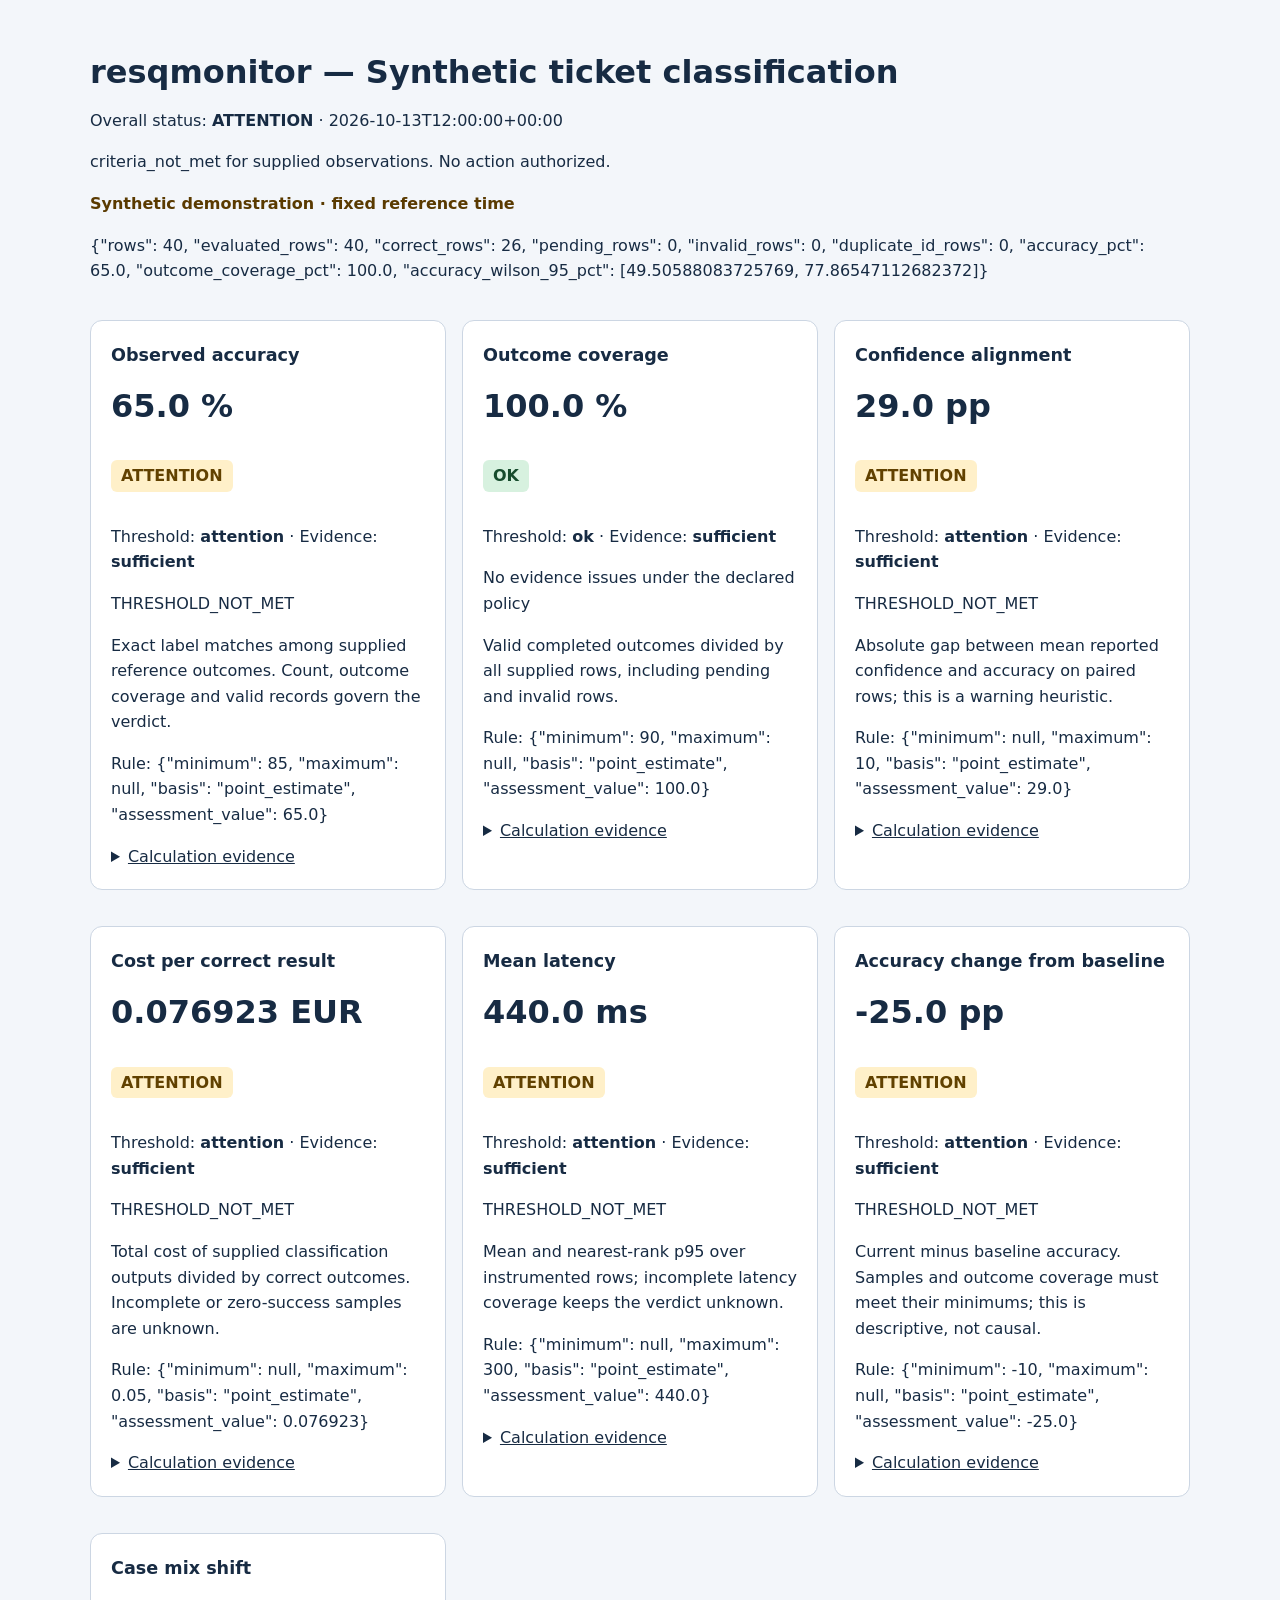
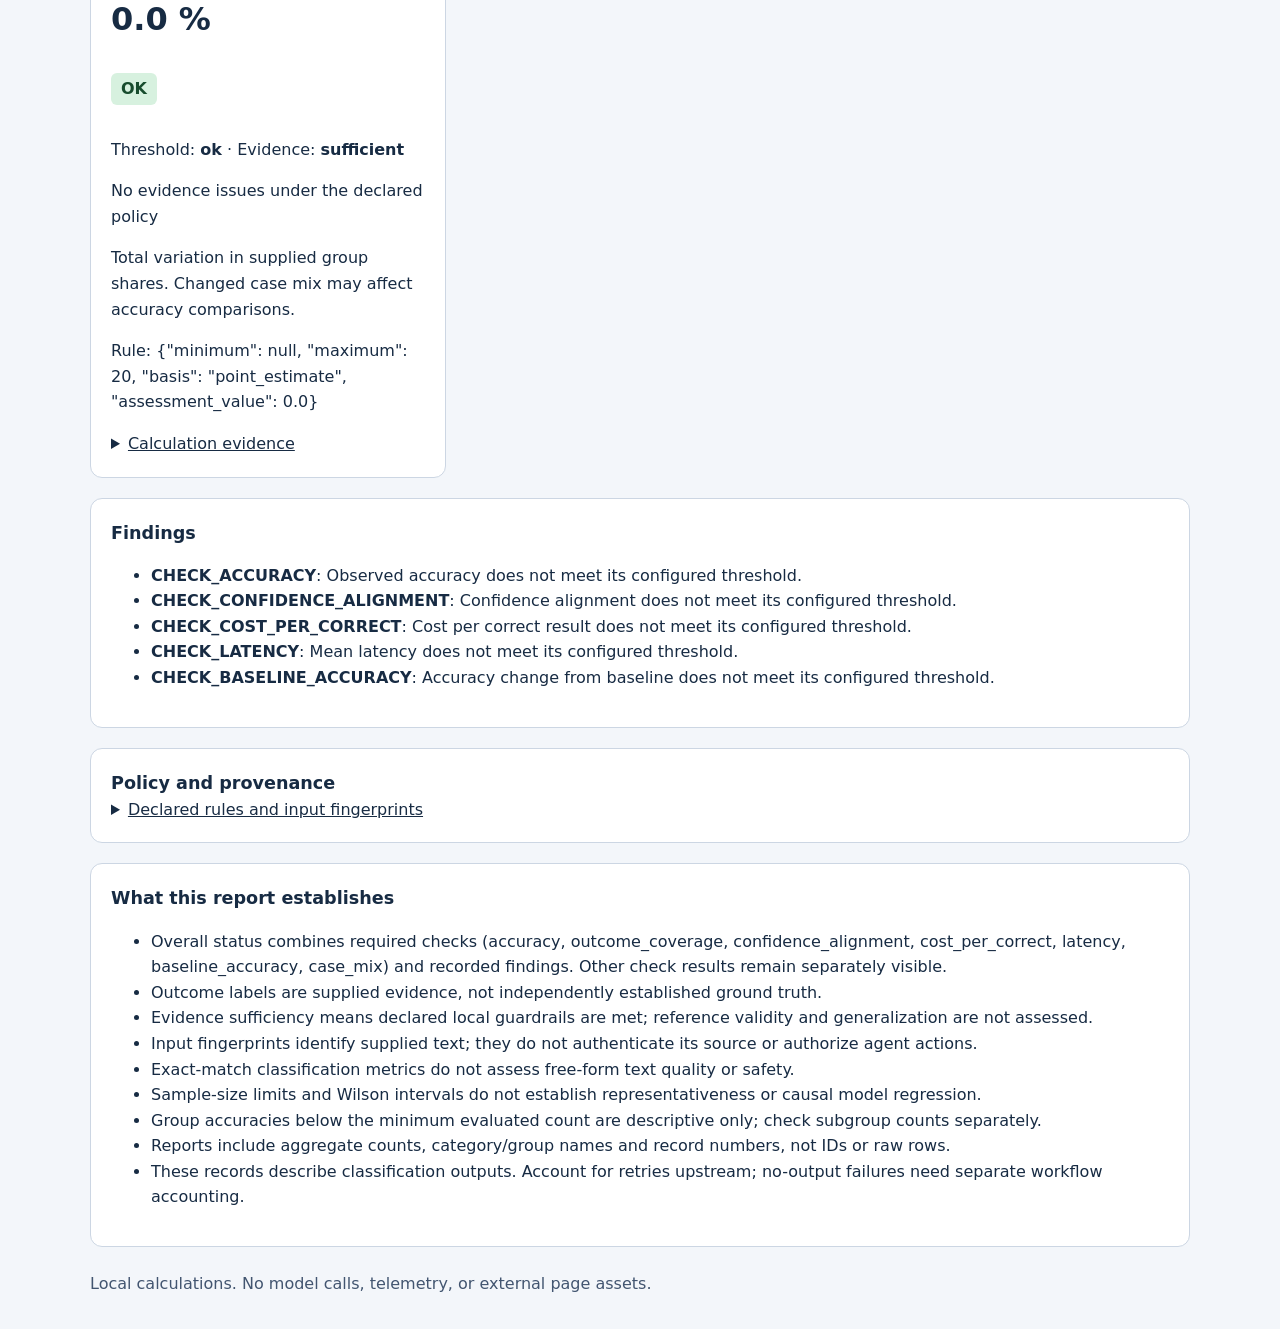
<file: examples/degraded.html>
<!doctype html>
<html lang="en"><head><meta charset="utf-8"><meta name="viewport" content="width=device-width, initial-scale=1">
<title>resqmonitor — Synthetic ticket classification</title><style>
body{font:16px/1.6 system-ui,sans-serif;color:#172b43;background:#f3f6fa;margin:0}
main{max-width:1100px;margin:auto;padding:32px 20px}h1{line-height:1.2;margin-bottom:8px}
h2{font-size:1.1rem;margin:0}.grid{display:grid;grid-template-columns:repeat(auto-fit,minmax(270px,1fr));gap:16px}
article,section{background:white;border:1px solid #ccd6e3;border-radius:12px;padding:20px;margin-top:20px}
.value{font-size:2rem;font-weight:700;margin:12px 0}.badge{display:inline-block;padding:3px 10px;border-radius:6px;font-weight:700}
.ok{background:#d7f1df;color:#174c2d}.attention{background:#fff0c9;color:#614100}.unknown{background:#e7edf5;color:#35455e}
.demo{font-weight:600;color:#5a3a00}pre{white-space:pre-wrap;overflow-wrap:anywhere;font-size:.85rem}
summary{cursor:pointer;text-decoration:underline}footer{margin-top:24px;color:#425570}@media print{body{background:white}article{break-inside:avoid}}
</style></head><body><main><header><h1>resqmonitor — Synthetic ticket classification</h1>
<p>Overall status: <strong>ATTENTION</strong> · 2026-10-13T12:00:00+00:00</p>
<p>criteria_not_met for supplied observations. No action authorized.</p>
<p class="demo">Synthetic demonstration · fixed reference time</p><p>{&quot;rows&quot;: 40, &quot;evaluated_rows&quot;: 40, &quot;correct_rows&quot;: 26, &quot;pending_rows&quot;: 0, &quot;invalid_rows&quot;: 0, &quot;duplicate_id_rows&quot;: 0, &quot;accuracy_pct&quot;: 65.0, &quot;outcome_coverage_pct&quot;: 100.0, &quot;accuracy_wilson_95_pct&quot;: [49.50588083725769, 77.86547112682372]}</p></header><div class="grid"><article><h2>Observed accuracy</h2><p class="value">65.0 %</p><p class="badge attention">ATTENTION</p><p>Threshold: <strong>attention</strong> · Evidence: <strong>sufficient</strong></p><p>THRESHOLD_NOT_MET</p><p>Exact label matches among supplied reference outcomes. Count, outcome coverage and valid records govern the verdict.</p><p>Rule: {&quot;minimum&quot;: 85, &quot;maximum&quot;: null, &quot;basis&quot;: &quot;point_estimate&quot;, &quot;assessment_value&quot;: 65.0}</p><details><summary>Calculation evidence</summary><pre>{
  &quot;correct_rows&quot;: 26,
  &quot;evaluated_rows&quot;: 40,
  &quot;minimum_evaluated_rows&quot;: 30,
  &quot;wilson_95_interval_pct&quot;: [
    49.50588083725769,
    77.86547112682372
  ],
  &quot;outcome_coverage_pct&quot;: 100.0,
  &quot;minimum_outcome_coverage_pct&quot;: 90,
  &quot;interval_assumptions&quot;: &quot;independent_binomial_sample_not_verified&quot;,
  &quot;minimum_accuracy_pct&quot;: 85
}</pre></details></article><article><h2>Outcome coverage</h2><p class="value">100.0 %</p><p class="badge ok">OK</p><p>Threshold: <strong>ok</strong> · Evidence: <strong>sufficient</strong></p><p>No evidence issues under the declared policy</p><p>Valid completed outcomes divided by all supplied rows, including pending and invalid rows.</p><p>Rule: {&quot;minimum&quot;: 90, &quot;maximum&quot;: null, &quot;basis&quot;: &quot;point_estimate&quot;, &quot;assessment_value&quot;: 100.0}</p><details><summary>Calculation evidence</summary><pre>{
  &quot;evaluated_rows&quot;: 40,
  &quot;all_rows&quot;: 40,
  &quot;pending_rows&quot;: 0,
  &quot;invalid_rows&quot;: 0,
  &quot;minimum_pct&quot;: 90
}</pre></details></article><article><h2>Confidence alignment</h2><p class="value">29.0 pp</p><p class="badge attention">ATTENTION</p><p>Threshold: <strong>attention</strong> · Evidence: <strong>sufficient</strong></p><p>THRESHOLD_NOT_MET</p><p>Absolute gap between mean reported confidence and accuracy on paired rows; this is a warning heuristic.</p><p>Rule: {&quot;minimum&quot;: null, &quot;maximum&quot;: 10, &quot;basis&quot;: &quot;point_estimate&quot;, &quot;assessment_value&quot;: 29.0}</p><details><summary>Calculation evidence</summary><pre>{
  &quot;paired_rows&quot;: 40,
  &quot;mean_confidence_pct&quot;: 94.0,
  &quot;paired_accuracy_pct&quot;: 65.0,
  &quot;maximum_gap_pp&quot;: 10,
  &quot;minimum_paired_rows&quot;: 30
}</pre></details></article><article><h2>Cost per correct result</h2><p class="value">0.076923 EUR</p><p class="badge attention">ATTENTION</p><p>Threshold: <strong>attention</strong> · Evidence: <strong>sufficient</strong></p><p>THRESHOLD_NOT_MET</p><p>Total cost of supplied classification outputs divided by correct outcomes. Incomplete or zero-success samples are unknown.</p><p>Rule: {&quot;minimum&quot;: null, &quot;maximum&quot;: 0.05, &quot;basis&quot;: &quot;point_estimate&quot;, &quot;assessment_value&quot;: 0.076923}</p><details><summary>Calculation evidence</summary><pre>{
  &quot;cost_rows&quot;: 40,
  &quot;all_rows&quot;: 40,
  &quot;correct_rows&quot;: 26,
  &quot;known_total_cost&quot;: 2.0,
  &quot;cost_unit&quot;: &quot;EUR&quot;,
  &quot;maximum&quot;: 0.05,
  &quot;all_outcomes_complete&quot;: true
}</pre></details></article><article><h2>Mean latency</h2><p class="value">440.0 ms</p><p class="badge attention">ATTENTION</p><p>Threshold: <strong>attention</strong> · Evidence: <strong>sufficient</strong></p><p>THRESHOLD_NOT_MET</p><p>Mean and nearest-rank p95 over instrumented rows; incomplete latency coverage keeps the verdict unknown.</p><p>Rule: {&quot;minimum&quot;: null, &quot;maximum&quot;: 300, &quot;basis&quot;: &quot;point_estimate&quot;, &quot;assessment_value&quot;: 440.0}</p><details><summary>Calculation evidence</summary><pre>{
  &quot;latency_rows&quot;: 40,
  &quot;all_rows&quot;: 40,
  &quot;p95_ms&quot;: 460.0,
  &quot;maximum_mean_ms&quot;: 300
}</pre></details></article><article><h2>Accuracy change from baseline</h2><p class="value">-25.0 pp</p><p class="badge attention">ATTENTION</p><p>Threshold: <strong>attention</strong> · Evidence: <strong>sufficient</strong></p><p>THRESHOLD_NOT_MET</p><p>Current minus baseline accuracy. Samples and outcome coverage must meet their minimums; this is descriptive, not causal.</p><p>Rule: {&quot;minimum&quot;: -10, &quot;maximum&quot;: null, &quot;basis&quot;: &quot;point_estimate&quot;, &quot;assessment_value&quot;: -25.0}</p><details><summary>Calculation evidence</summary><pre>{
  &quot;current_accuracy_pct&quot;: 65.0,
  &quot;baseline_accuracy_pct&quot;: 90.0,
  &quot;current_evaluated_rows&quot;: 40,
  &quot;baseline_evaluated_rows&quot;: 40,
  &quot;allowed_drop_pp&quot;: 10
}</pre></details></article><article><h2>Case mix shift</h2><p class="value">0.0 %</p><p class="badge ok">OK</p><p>Threshold: <strong>ok</strong> · Evidence: <strong>sufficient</strong></p><p>No evidence issues under the declared policy</p><p>Total variation in supplied group shares. Changed case mix may affect accuracy comparisons.</p><p>Rule: {&quot;minimum&quot;: null, &quot;maximum&quot;: 20, &quot;basis&quot;: &quot;point_estimate&quot;, &quot;assessment_value&quot;: 0.0}</p><details><summary>Calculation evidence</summary><pre>{
  &quot;current_groups&quot;: {
    &quot;observed&quot;: true,
    &quot;missing_group_rows&quot;: 0,
    &quot;groups&quot;: [
      {
        &quot;group&quot;: &quot;business&quot;,
        &quot;rows&quot;: 20,
        &quot;evaluated_rows&quot;: 20,
        &quot;correct_rows&quot;: 6,
        &quot;accuracy_pct&quot;: 30.0,
        &quot;enough_evidence&quot;: false
      },
      {
        &quot;group&quot;: &quot;consumer&quot;,
        &quot;rows&quot;: 20,
        &quot;evaluated_rows&quot;: 20,
        &quot;correct_rows&quot;: 20,
        &quot;accuracy_pct&quot;: 100.0,
        &quot;enough_evidence&quot;: false
      }
    ]
  },
  &quot;baseline_groups&quot;: {
    &quot;observed&quot;: true,
    &quot;missing_group_rows&quot;: 0,
    &quot;groups&quot;: [
      {
        &quot;group&quot;: &quot;business&quot;,
        &quot;rows&quot;: 20,
        &quot;evaluated_rows&quot;: 20,
        &quot;correct_rows&quot;: 16,
        &quot;accuracy_pct&quot;: 80.0,
        &quot;enough_evidence&quot;: false
      },
      {
        &quot;group&quot;: &quot;consumer&quot;,
        &quot;rows&quot;: 20,
        &quot;evaluated_rows&quot;: 20,
        &quot;correct_rows&quot;: 20,
        &quot;accuracy_pct&quot;: 100.0,
        &quot;enough_evidence&quot;: false
      }
    ]
  },
  &quot;maximum_shift_pct&quot;: 20
}</pre></details></article></div>
<section><h2>Findings</h2><ul><li><strong>CHECK_ACCURACY</strong>: Observed accuracy does not meet its configured threshold.</li><li><strong>CHECK_CONFIDENCE_ALIGNMENT</strong>: Confidence alignment does not meet its configured threshold.</li><li><strong>CHECK_COST_PER_CORRECT</strong>: Cost per correct result does not meet its configured threshold.</li><li><strong>CHECK_LATENCY</strong>: Mean latency does not meet its configured threshold.</li><li><strong>CHECK_BASELINE_ACCURACY</strong>: Accuracy change from baseline does not meet its configured threshold.</li></ul></section>
<section><h2>Policy and provenance</h2><details><summary>Declared rules and input fingerprints</summary><pre>{
  &quot;policy&quot;: {
    &quot;dataset_name&quot;: &quot;Synthetic ticket classification&quot;,
    &quot;id_column&quot;: &quot;record_id&quot;,
    &quot;prediction_column&quot;: &quot;predicted_label&quot;,
    &quot;outcome_column&quot;: &quot;actual_label&quot;,
    &quot;confidence_column&quot;: &quot;confidence&quot;,
    &quot;cost_column&quot;: &quot;cost&quot;,
    &quot;latency_column&quot;: &quot;latency_ms&quot;,
    &quot;group_column&quot;: &quot;group&quot;,
    &quot;cost_unit&quot;: &quot;EUR&quot;,
    &quot;min_evaluated_rows&quot;: 30,
    &quot;min_accuracy_pct&quot;: 85,
    &quot;accuracy_threshold_basis&quot;: &quot;point_estimate&quot;,
    &quot;evidence_context&quot;: {
      &quot;purpose&quot;: &quot;Illustrate declared acceptance criteria with synthetic observations.&quot;,
      &quot;population&quot;: &quot;Bundled synthetic examples only.&quot;,
      &quot;sampling_method&quot;: &quot;Constructed fixtures; not a random or production sample.&quot;,
      &quot;reference_basis&quot;: &quot;Constructed reference labels; no independent real-world adjudication.&quot;
    },
    &quot;min_outcome_coverage_pct&quot;: 90,
    &quot;max_confidence_gap_pp&quot;: 10,
    &quot;allowed_accuracy_drop_pp&quot;: 10,
    &quot;max_case_mix_shift_pct&quot;: 20,
    &quot;max_cost_per_correct&quot;: 0.05,
    &quot;max_mean_latency_ms&quot;: 300
  },
  &quot;provenance&quot;: {
    &quot;input_sha256&quot;: {
      &quot;current&quot;: &quot;420fbb612f178ce71d24dd49be4ece778ee299514c9294bdf71a563e63636bb8&quot;,
      &quot;baseline&quot;: &quot;9120458a522c5b797a3e61e3f237c6b45977c21681013c0452b244b5630a91fc&quot;
    },
    &quot;policy_sha256&quot;: &quot;736f99008cdac77c9c6a04873439456bfc3ec359de9749e2a08d9da14c5a266f&quot;,
    &quot;source_verification&quot;: &quot;not_performed&quot;,
    &quot;context_verification&quot;: &quot;not_performed&quot;,
    &quot;generalization&quot;: &quot;not_assessed&quot;
  }
}</pre></details></section>
<section><h2>What this report establishes</h2><ul><li>Overall status combines required checks (accuracy, outcome_coverage, confidence_alignment, cost_per_correct, latency, baseline_accuracy, case_mix) and recorded findings. Other check results remain separately visible.</li><li>Outcome labels are supplied evidence, not independently established ground truth.</li><li>Evidence sufficiency means declared local guardrails are met; reference validity and generalization are not assessed.</li><li>Input fingerprints identify supplied text; they do not authenticate its source or authorize agent actions.</li><li>Exact-match classification metrics do not assess free-form text quality or safety.</li><li>Sample-size limits and Wilson intervals do not establish representativeness or causal model regression.</li><li>Group accuracies below the minimum evaluated count are descriptive only; check subgroup counts separately.</li><li>Reports include aggregate counts, category/group names and record numbers, not IDs or raw rows.</li><li>These records describe classification outputs. Account for retries upstream; no-output failures need separate workflow accounting.</li></ul></section>
<footer>Local calculations. No model calls, telemetry, or external page assets.</footer>
</main></body></html>
</file>
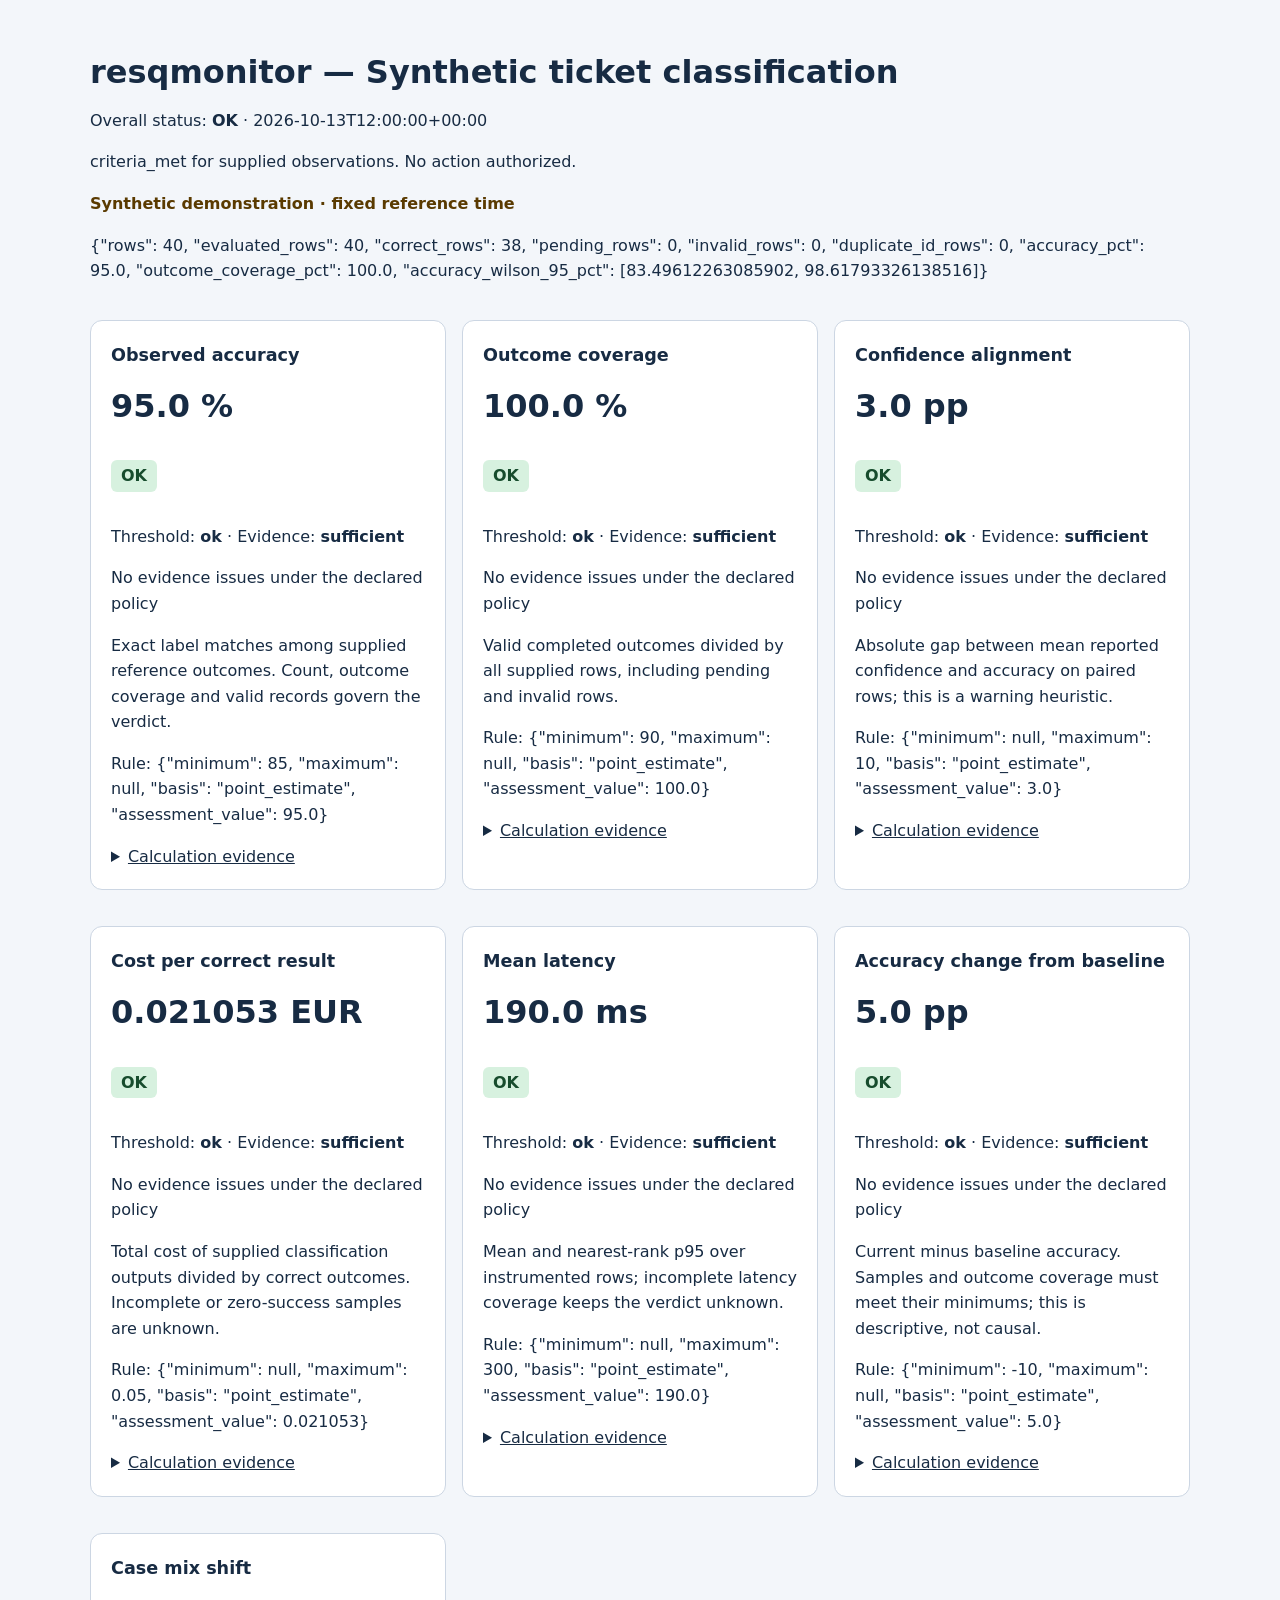
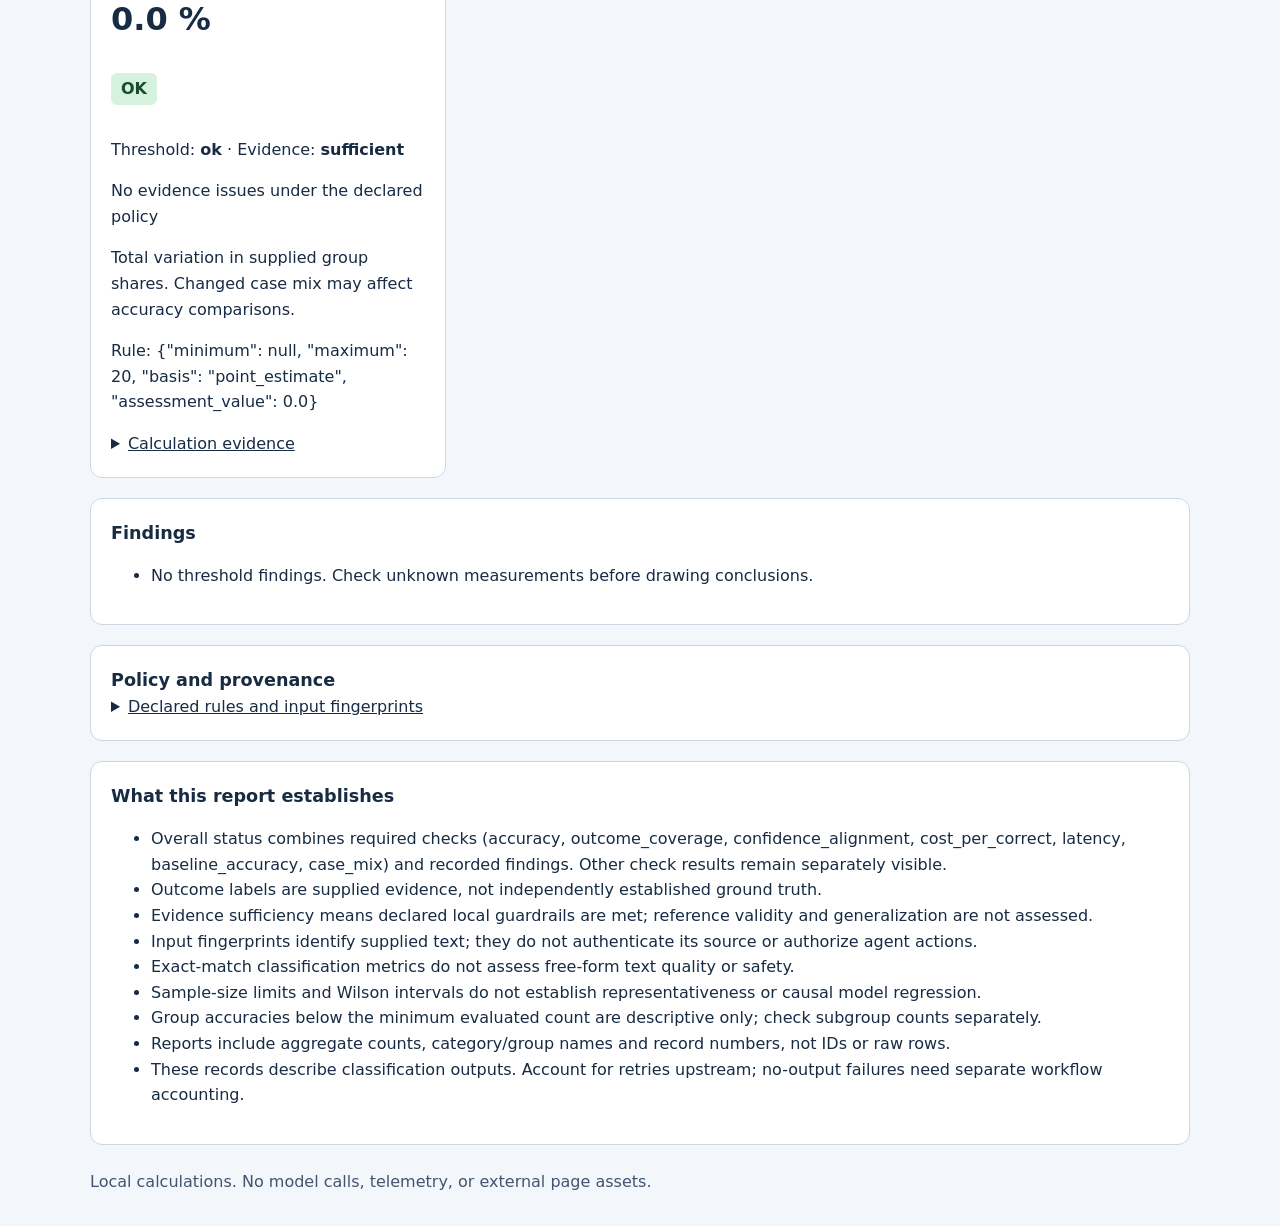
<file: examples/healthy.html>
<!doctype html>
<html lang="en"><head><meta charset="utf-8"><meta name="viewport" content="width=device-width, initial-scale=1">
<title>resqmonitor — Synthetic ticket classification</title><style>
body{font:16px/1.6 system-ui,sans-serif;color:#172b43;background:#f3f6fa;margin:0}
main{max-width:1100px;margin:auto;padding:32px 20px}h1{line-height:1.2;margin-bottom:8px}
h2{font-size:1.1rem;margin:0}.grid{display:grid;grid-template-columns:repeat(auto-fit,minmax(270px,1fr));gap:16px}
article,section{background:white;border:1px solid #ccd6e3;border-radius:12px;padding:20px;margin-top:20px}
.value{font-size:2rem;font-weight:700;margin:12px 0}.badge{display:inline-block;padding:3px 10px;border-radius:6px;font-weight:700}
.ok{background:#d7f1df;color:#174c2d}.attention{background:#fff0c9;color:#614100}.unknown{background:#e7edf5;color:#35455e}
.demo{font-weight:600;color:#5a3a00}pre{white-space:pre-wrap;overflow-wrap:anywhere;font-size:.85rem}
summary{cursor:pointer;text-decoration:underline}footer{margin-top:24px;color:#425570}@media print{body{background:white}article{break-inside:avoid}}
</style></head><body><main><header><h1>resqmonitor — Synthetic ticket classification</h1>
<p>Overall status: <strong>OK</strong> · 2026-10-13T12:00:00+00:00</p>
<p>criteria_met for supplied observations. No action authorized.</p>
<p class="demo">Synthetic demonstration · fixed reference time</p><p>{&quot;rows&quot;: 40, &quot;evaluated_rows&quot;: 40, &quot;correct_rows&quot;: 38, &quot;pending_rows&quot;: 0, &quot;invalid_rows&quot;: 0, &quot;duplicate_id_rows&quot;: 0, &quot;accuracy_pct&quot;: 95.0, &quot;outcome_coverage_pct&quot;: 100.0, &quot;accuracy_wilson_95_pct&quot;: [83.49612263085902, 98.61793326138516]}</p></header><div class="grid"><article><h2>Observed accuracy</h2><p class="value">95.0 %</p><p class="badge ok">OK</p><p>Threshold: <strong>ok</strong> · Evidence: <strong>sufficient</strong></p><p>No evidence issues under the declared policy</p><p>Exact label matches among supplied reference outcomes. Count, outcome coverage and valid records govern the verdict.</p><p>Rule: {&quot;minimum&quot;: 85, &quot;maximum&quot;: null, &quot;basis&quot;: &quot;point_estimate&quot;, &quot;assessment_value&quot;: 95.0}</p><details><summary>Calculation evidence</summary><pre>{
  &quot;correct_rows&quot;: 38,
  &quot;evaluated_rows&quot;: 40,
  &quot;minimum_evaluated_rows&quot;: 30,
  &quot;wilson_95_interval_pct&quot;: [
    83.49612263085902,
    98.61793326138516
  ],
  &quot;outcome_coverage_pct&quot;: 100.0,
  &quot;minimum_outcome_coverage_pct&quot;: 90,
  &quot;interval_assumptions&quot;: &quot;independent_binomial_sample_not_verified&quot;,
  &quot;minimum_accuracy_pct&quot;: 85
}</pre></details></article><article><h2>Outcome coverage</h2><p class="value">100.0 %</p><p class="badge ok">OK</p><p>Threshold: <strong>ok</strong> · Evidence: <strong>sufficient</strong></p><p>No evidence issues under the declared policy</p><p>Valid completed outcomes divided by all supplied rows, including pending and invalid rows.</p><p>Rule: {&quot;minimum&quot;: 90, &quot;maximum&quot;: null, &quot;basis&quot;: &quot;point_estimate&quot;, &quot;assessment_value&quot;: 100.0}</p><details><summary>Calculation evidence</summary><pre>{
  &quot;evaluated_rows&quot;: 40,
  &quot;all_rows&quot;: 40,
  &quot;pending_rows&quot;: 0,
  &quot;invalid_rows&quot;: 0,
  &quot;minimum_pct&quot;: 90
}</pre></details></article><article><h2>Confidence alignment</h2><p class="value">3.0 pp</p><p class="badge ok">OK</p><p>Threshold: <strong>ok</strong> · Evidence: <strong>sufficient</strong></p><p>No evidence issues under the declared policy</p><p>Absolute gap between mean reported confidence and accuracy on paired rows; this is a warning heuristic.</p><p>Rule: {&quot;minimum&quot;: null, &quot;maximum&quot;: 10, &quot;basis&quot;: &quot;point_estimate&quot;, &quot;assessment_value&quot;: 3.0}</p><details><summary>Calculation evidence</summary><pre>{
  &quot;paired_rows&quot;: 40,
  &quot;mean_confidence_pct&quot;: 92.0,
  &quot;paired_accuracy_pct&quot;: 95.0,
  &quot;maximum_gap_pp&quot;: 10,
  &quot;minimum_paired_rows&quot;: 30
}</pre></details></article><article><h2>Cost per correct result</h2><p class="value">0.021053 EUR</p><p class="badge ok">OK</p><p>Threshold: <strong>ok</strong> · Evidence: <strong>sufficient</strong></p><p>No evidence issues under the declared policy</p><p>Total cost of supplied classification outputs divided by correct outcomes. Incomplete or zero-success samples are unknown.</p><p>Rule: {&quot;minimum&quot;: null, &quot;maximum&quot;: 0.05, &quot;basis&quot;: &quot;point_estimate&quot;, &quot;assessment_value&quot;: 0.021053}</p><details><summary>Calculation evidence</summary><pre>{
  &quot;cost_rows&quot;: 40,
  &quot;all_rows&quot;: 40,
  &quot;correct_rows&quot;: 38,
  &quot;known_total_cost&quot;: 0.8,
  &quot;cost_unit&quot;: &quot;EUR&quot;,
  &quot;maximum&quot;: 0.05,
  &quot;all_outcomes_complete&quot;: true
}</pre></details></article><article><h2>Mean latency</h2><p class="value">190.0 ms</p><p class="badge ok">OK</p><p>Threshold: <strong>ok</strong> · Evidence: <strong>sufficient</strong></p><p>No evidence issues under the declared policy</p><p>Mean and nearest-rank p95 over instrumented rows; incomplete latency coverage keeps the verdict unknown.</p><p>Rule: {&quot;minimum&quot;: null, &quot;maximum&quot;: 300, &quot;basis&quot;: &quot;point_estimate&quot;, &quot;assessment_value&quot;: 190.0}</p><details><summary>Calculation evidence</summary><pre>{
  &quot;latency_rows&quot;: 40,
  &quot;all_rows&quot;: 40,
  &quot;p95_ms&quot;: 210.0,
  &quot;maximum_mean_ms&quot;: 300
}</pre></details></article><article><h2>Accuracy change from baseline</h2><p class="value">5.0 pp</p><p class="badge ok">OK</p><p>Threshold: <strong>ok</strong> · Evidence: <strong>sufficient</strong></p><p>No evidence issues under the declared policy</p><p>Current minus baseline accuracy. Samples and outcome coverage must meet their minimums; this is descriptive, not causal.</p><p>Rule: {&quot;minimum&quot;: -10, &quot;maximum&quot;: null, &quot;basis&quot;: &quot;point_estimate&quot;, &quot;assessment_value&quot;: 5.0}</p><details><summary>Calculation evidence</summary><pre>{
  &quot;current_accuracy_pct&quot;: 95.0,
  &quot;baseline_accuracy_pct&quot;: 90.0,
  &quot;current_evaluated_rows&quot;: 40,
  &quot;baseline_evaluated_rows&quot;: 40,
  &quot;allowed_drop_pp&quot;: 10
}</pre></details></article><article><h2>Case mix shift</h2><p class="value">0.0 %</p><p class="badge ok">OK</p><p>Threshold: <strong>ok</strong> · Evidence: <strong>sufficient</strong></p><p>No evidence issues under the declared policy</p><p>Total variation in supplied group shares. Changed case mix may affect accuracy comparisons.</p><p>Rule: {&quot;minimum&quot;: null, &quot;maximum&quot;: 20, &quot;basis&quot;: &quot;point_estimate&quot;, &quot;assessment_value&quot;: 0.0}</p><details><summary>Calculation evidence</summary><pre>{
  &quot;current_groups&quot;: {
    &quot;observed&quot;: true,
    &quot;missing_group_rows&quot;: 0,
    &quot;groups&quot;: [
      {
        &quot;group&quot;: &quot;business&quot;,
        &quot;rows&quot;: 20,
        &quot;evaluated_rows&quot;: 20,
        &quot;correct_rows&quot;: 18,
        &quot;accuracy_pct&quot;: 90.0,
        &quot;enough_evidence&quot;: false
      },
      {
        &quot;group&quot;: &quot;consumer&quot;,
        &quot;rows&quot;: 20,
        &quot;evaluated_rows&quot;: 20,
        &quot;correct_rows&quot;: 20,
        &quot;accuracy_pct&quot;: 100.0,
        &quot;enough_evidence&quot;: false
      }
    ]
  },
  &quot;baseline_groups&quot;: {
    &quot;observed&quot;: true,
    &quot;missing_group_rows&quot;: 0,
    &quot;groups&quot;: [
      {
        &quot;group&quot;: &quot;business&quot;,
        &quot;rows&quot;: 20,
        &quot;evaluated_rows&quot;: 20,
        &quot;correct_rows&quot;: 16,
        &quot;accuracy_pct&quot;: 80.0,
        &quot;enough_evidence&quot;: false
      },
      {
        &quot;group&quot;: &quot;consumer&quot;,
        &quot;rows&quot;: 20,
        &quot;evaluated_rows&quot;: 20,
        &quot;correct_rows&quot;: 20,
        &quot;accuracy_pct&quot;: 100.0,
        &quot;enough_evidence&quot;: false
      }
    ]
  },
  &quot;maximum_shift_pct&quot;: 20
}</pre></details></article></div>
<section><h2>Findings</h2><ul><li>No threshold findings. Check unknown measurements before drawing conclusions.</li></ul></section>
<section><h2>Policy and provenance</h2><details><summary>Declared rules and input fingerprints</summary><pre>{
  &quot;policy&quot;: {
    &quot;dataset_name&quot;: &quot;Synthetic ticket classification&quot;,
    &quot;id_column&quot;: &quot;record_id&quot;,
    &quot;prediction_column&quot;: &quot;predicted_label&quot;,
    &quot;outcome_column&quot;: &quot;actual_label&quot;,
    &quot;confidence_column&quot;: &quot;confidence&quot;,
    &quot;cost_column&quot;: &quot;cost&quot;,
    &quot;latency_column&quot;: &quot;latency_ms&quot;,
    &quot;group_column&quot;: &quot;group&quot;,
    &quot;cost_unit&quot;: &quot;EUR&quot;,
    &quot;min_evaluated_rows&quot;: 30,
    &quot;min_accuracy_pct&quot;: 85,
    &quot;accuracy_threshold_basis&quot;: &quot;point_estimate&quot;,
    &quot;evidence_context&quot;: {
      &quot;purpose&quot;: &quot;Illustrate declared acceptance criteria with synthetic observations.&quot;,
      &quot;population&quot;: &quot;Bundled synthetic examples only.&quot;,
      &quot;sampling_method&quot;: &quot;Constructed fixtures; not a random or production sample.&quot;,
      &quot;reference_basis&quot;: &quot;Constructed reference labels; no independent real-world adjudication.&quot;
    },
    &quot;min_outcome_coverage_pct&quot;: 90,
    &quot;max_confidence_gap_pp&quot;: 10,
    &quot;allowed_accuracy_drop_pp&quot;: 10,
    &quot;max_case_mix_shift_pct&quot;: 20,
    &quot;max_cost_per_correct&quot;: 0.05,
    &quot;max_mean_latency_ms&quot;: 300
  },
  &quot;provenance&quot;: {
    &quot;input_sha256&quot;: {
      &quot;current&quot;: &quot;c290e2b0d27a1d0c9bb57400c6e4ac27806ebe29f673bc67c2b0609f07ed7e7d&quot;,
      &quot;baseline&quot;: &quot;9120458a522c5b797a3e61e3f237c6b45977c21681013c0452b244b5630a91fc&quot;
    },
    &quot;policy_sha256&quot;: &quot;736f99008cdac77c9c6a04873439456bfc3ec359de9749e2a08d9da14c5a266f&quot;,
    &quot;source_verification&quot;: &quot;not_performed&quot;,
    &quot;context_verification&quot;: &quot;not_performed&quot;,
    &quot;generalization&quot;: &quot;not_assessed&quot;
  }
}</pre></details></section>
<section><h2>What this report establishes</h2><ul><li>Overall status combines required checks (accuracy, outcome_coverage, confidence_alignment, cost_per_correct, latency, baseline_accuracy, case_mix) and recorded findings. Other check results remain separately visible.</li><li>Outcome labels are supplied evidence, not independently established ground truth.</li><li>Evidence sufficiency means declared local guardrails are met; reference validity and generalization are not assessed.</li><li>Input fingerprints identify supplied text; they do not authenticate its source or authorize agent actions.</li><li>Exact-match classification metrics do not assess free-form text quality or safety.</li><li>Sample-size limits and Wilson intervals do not establish representativeness or causal model regression.</li><li>Group accuracies below the minimum evaluated count are descriptive only; check subgroup counts separately.</li><li>Reports include aggregate counts, category/group names and record numbers, not IDs or raw rows.</li><li>These records describe classification outputs. Account for retries upstream; no-output failures need separate workflow accounting.</li></ul></section>
<footer>Local calculations. No model calls, telemetry, or external page assets.</footer>
</main></body></html>
</file>
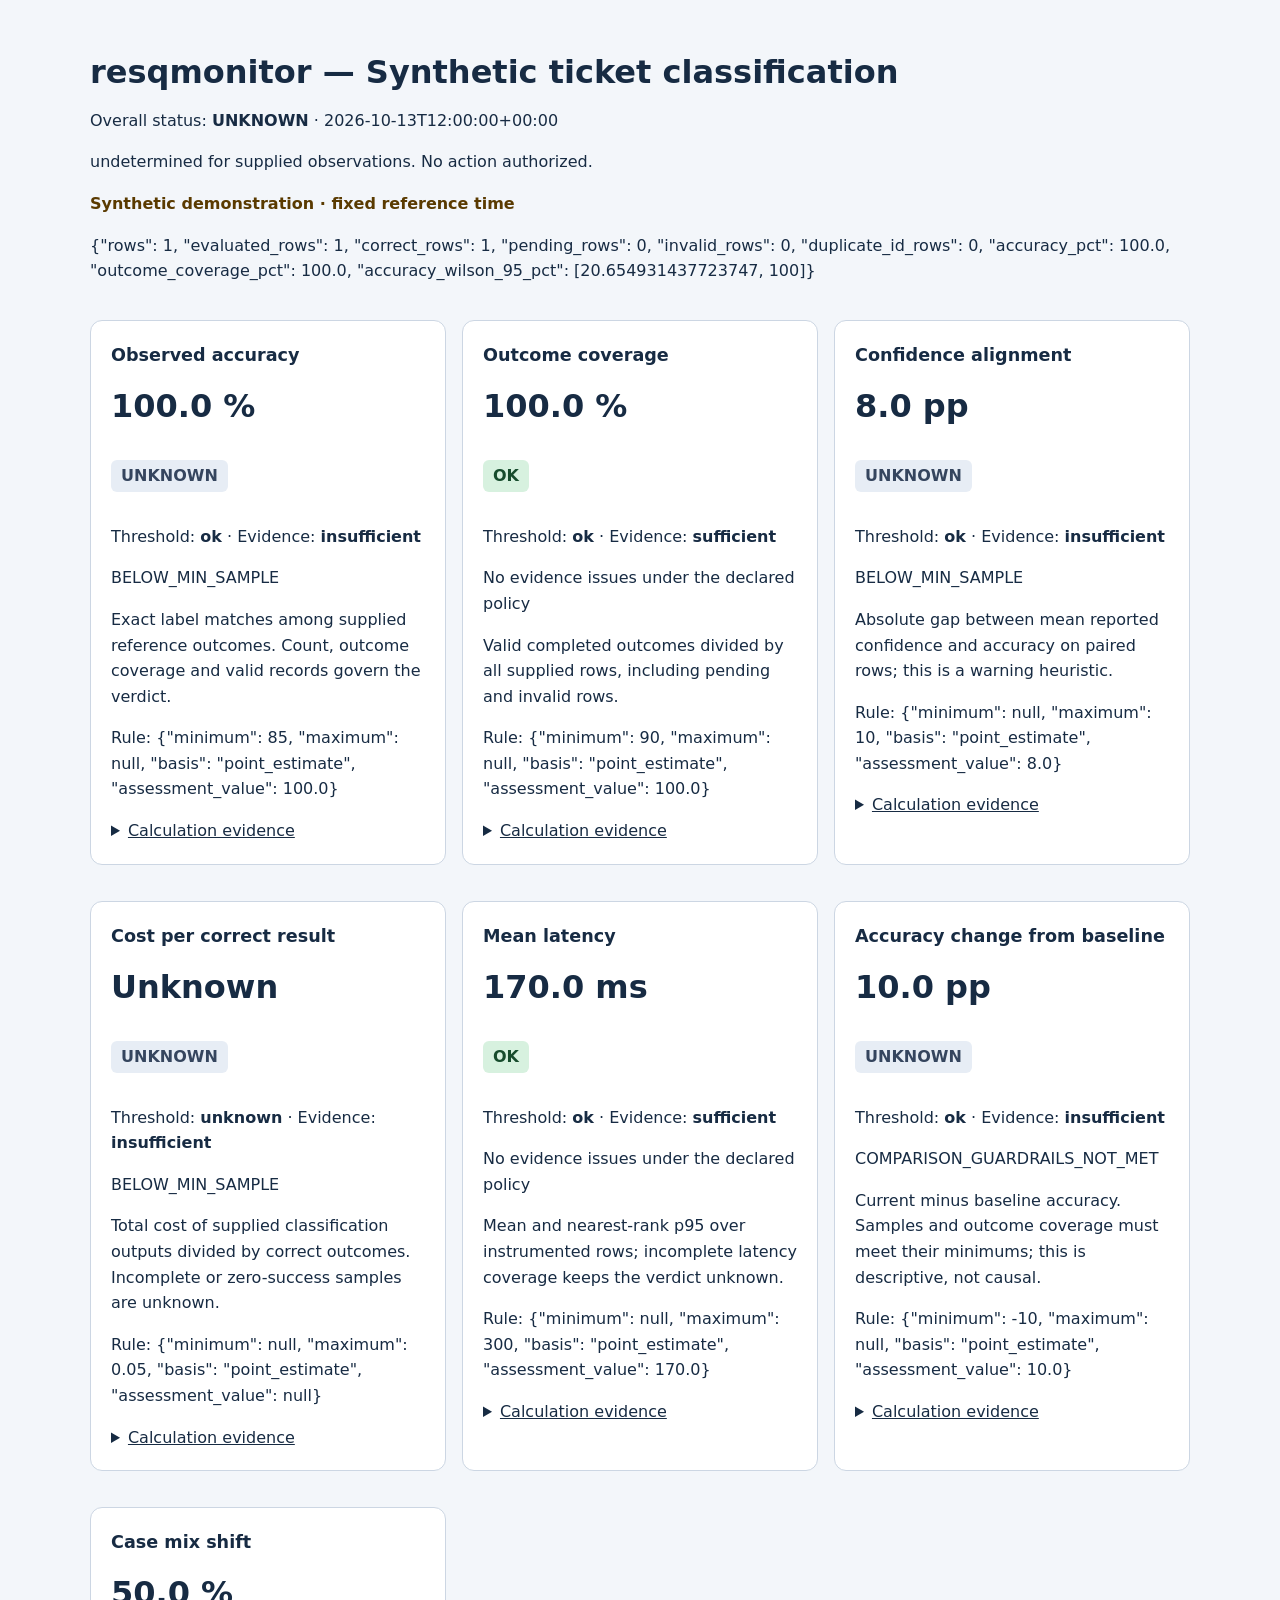
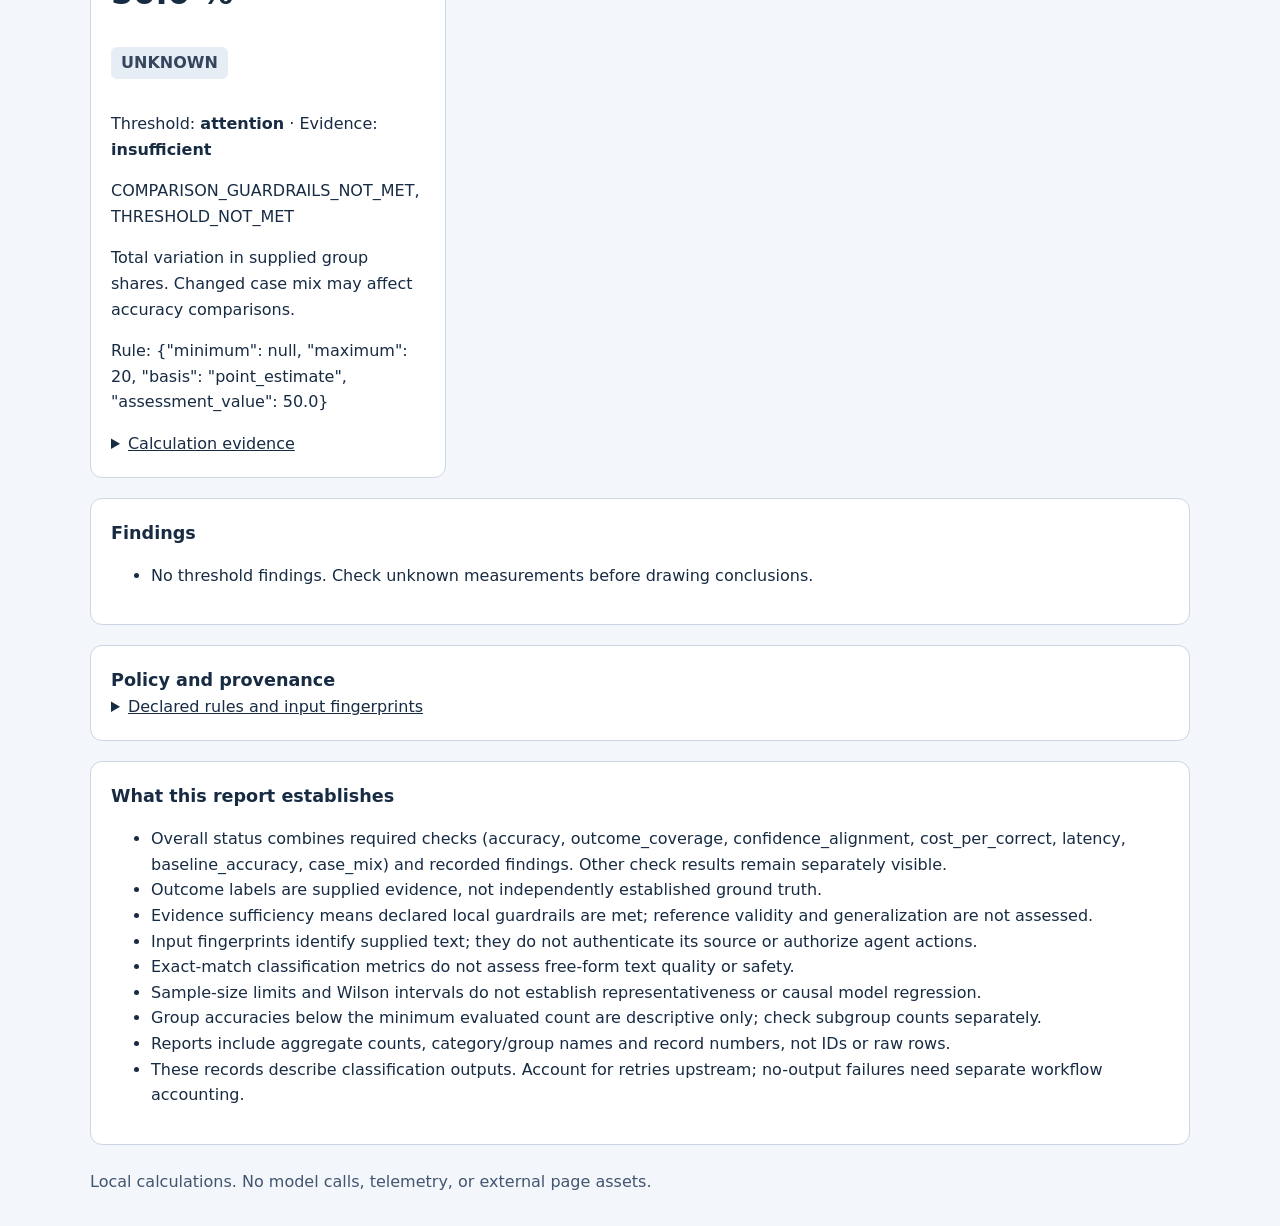
<file: examples/small_sample.html>
<!doctype html>
<html lang="en"><head><meta charset="utf-8"><meta name="viewport" content="width=device-width, initial-scale=1">
<title>resqmonitor — Synthetic ticket classification</title><style>
body{font:16px/1.6 system-ui,sans-serif;color:#172b43;background:#f3f6fa;margin:0}
main{max-width:1100px;margin:auto;padding:32px 20px}h1{line-height:1.2;margin-bottom:8px}
h2{font-size:1.1rem;margin:0}.grid{display:grid;grid-template-columns:repeat(auto-fit,minmax(270px,1fr));gap:16px}
article,section{background:white;border:1px solid #ccd6e3;border-radius:12px;padding:20px;margin-top:20px}
.value{font-size:2rem;font-weight:700;margin:12px 0}.badge{display:inline-block;padding:3px 10px;border-radius:6px;font-weight:700}
.ok{background:#d7f1df;color:#174c2d}.attention{background:#fff0c9;color:#614100}.unknown{background:#e7edf5;color:#35455e}
.demo{font-weight:600;color:#5a3a00}pre{white-space:pre-wrap;overflow-wrap:anywhere;font-size:.85rem}
summary{cursor:pointer;text-decoration:underline}footer{margin-top:24px;color:#425570}@media print{body{background:white}article{break-inside:avoid}}
</style></head><body><main><header><h1>resqmonitor — Synthetic ticket classification</h1>
<p>Overall status: <strong>UNKNOWN</strong> · 2026-10-13T12:00:00+00:00</p>
<p>undetermined for supplied observations. No action authorized.</p>
<p class="demo">Synthetic demonstration · fixed reference time</p><p>{&quot;rows&quot;: 1, &quot;evaluated_rows&quot;: 1, &quot;correct_rows&quot;: 1, &quot;pending_rows&quot;: 0, &quot;invalid_rows&quot;: 0, &quot;duplicate_id_rows&quot;: 0, &quot;accuracy_pct&quot;: 100.0, &quot;outcome_coverage_pct&quot;: 100.0, &quot;accuracy_wilson_95_pct&quot;: [20.654931437723747, 100]}</p></header><div class="grid"><article><h2>Observed accuracy</h2><p class="value">100.0 %</p><p class="badge unknown">UNKNOWN</p><p>Threshold: <strong>ok</strong> · Evidence: <strong>insufficient</strong></p><p>BELOW_MIN_SAMPLE</p><p>Exact label matches among supplied reference outcomes. Count, outcome coverage and valid records govern the verdict.</p><p>Rule: {&quot;minimum&quot;: 85, &quot;maximum&quot;: null, &quot;basis&quot;: &quot;point_estimate&quot;, &quot;assessment_value&quot;: 100.0}</p><details><summary>Calculation evidence</summary><pre>{
  &quot;correct_rows&quot;: 1,
  &quot;evaluated_rows&quot;: 1,
  &quot;minimum_evaluated_rows&quot;: 30,
  &quot;wilson_95_interval_pct&quot;: [
    20.654931437723747,
    100
  ],
  &quot;outcome_coverage_pct&quot;: 100.0,
  &quot;minimum_outcome_coverage_pct&quot;: 90,
  &quot;interval_assumptions&quot;: &quot;independent_binomial_sample_not_verified&quot;,
  &quot;minimum_accuracy_pct&quot;: 85
}</pre></details></article><article><h2>Outcome coverage</h2><p class="value">100.0 %</p><p class="badge ok">OK</p><p>Threshold: <strong>ok</strong> · Evidence: <strong>sufficient</strong></p><p>No evidence issues under the declared policy</p><p>Valid completed outcomes divided by all supplied rows, including pending and invalid rows.</p><p>Rule: {&quot;minimum&quot;: 90, &quot;maximum&quot;: null, &quot;basis&quot;: &quot;point_estimate&quot;, &quot;assessment_value&quot;: 100.0}</p><details><summary>Calculation evidence</summary><pre>{
  &quot;evaluated_rows&quot;: 1,
  &quot;all_rows&quot;: 1,
  &quot;pending_rows&quot;: 0,
  &quot;invalid_rows&quot;: 0,
  &quot;minimum_pct&quot;: 90
}</pre></details></article><article><h2>Confidence alignment</h2><p class="value">8.0 pp</p><p class="badge unknown">UNKNOWN</p><p>Threshold: <strong>ok</strong> · Evidence: <strong>insufficient</strong></p><p>BELOW_MIN_SAMPLE</p><p>Absolute gap between mean reported confidence and accuracy on paired rows; this is a warning heuristic.</p><p>Rule: {&quot;minimum&quot;: null, &quot;maximum&quot;: 10, &quot;basis&quot;: &quot;point_estimate&quot;, &quot;assessment_value&quot;: 8.0}</p><details><summary>Calculation evidence</summary><pre>{
  &quot;paired_rows&quot;: 1,
  &quot;mean_confidence_pct&quot;: 92.0,
  &quot;paired_accuracy_pct&quot;: 100.0,
  &quot;maximum_gap_pp&quot;: 10,
  &quot;minimum_paired_rows&quot;: 30
}</pre></details></article><article><h2>Cost per correct result</h2><p class="value">Unknown</p><p class="badge unknown">UNKNOWN</p><p>Threshold: <strong>unknown</strong> · Evidence: <strong>insufficient</strong></p><p>BELOW_MIN_SAMPLE</p><p>Total cost of supplied classification outputs divided by correct outcomes. Incomplete or zero-success samples are unknown.</p><p>Rule: {&quot;minimum&quot;: null, &quot;maximum&quot;: 0.05, &quot;basis&quot;: &quot;point_estimate&quot;, &quot;assessment_value&quot;: null}</p><details><summary>Calculation evidence</summary><pre>{
  &quot;cost_rows&quot;: 1,
  &quot;all_rows&quot;: 1,
  &quot;correct_rows&quot;: 1,
  &quot;known_total_cost&quot;: 0.02,
  &quot;cost_unit&quot;: &quot;EUR&quot;,
  &quot;maximum&quot;: 0.05,
  &quot;all_outcomes_complete&quot;: true
}</pre></details></article><article><h2>Mean latency</h2><p class="value">170.0 ms</p><p class="badge ok">OK</p><p>Threshold: <strong>ok</strong> · Evidence: <strong>sufficient</strong></p><p>No evidence issues under the declared policy</p><p>Mean and nearest-rank p95 over instrumented rows; incomplete latency coverage keeps the verdict unknown.</p><p>Rule: {&quot;minimum&quot;: null, &quot;maximum&quot;: 300, &quot;basis&quot;: &quot;point_estimate&quot;, &quot;assessment_value&quot;: 170.0}</p><details><summary>Calculation evidence</summary><pre>{
  &quot;latency_rows&quot;: 1,
  &quot;all_rows&quot;: 1,
  &quot;p95_ms&quot;: 170.0,
  &quot;maximum_mean_ms&quot;: 300
}</pre></details></article><article><h2>Accuracy change from baseline</h2><p class="value">10.0 pp</p><p class="badge unknown">UNKNOWN</p><p>Threshold: <strong>ok</strong> · Evidence: <strong>insufficient</strong></p><p>COMPARISON_GUARDRAILS_NOT_MET</p><p>Current minus baseline accuracy. Samples and outcome coverage must meet their minimums; this is descriptive, not causal.</p><p>Rule: {&quot;minimum&quot;: -10, &quot;maximum&quot;: null, &quot;basis&quot;: &quot;point_estimate&quot;, &quot;assessment_value&quot;: 10.0}</p><details><summary>Calculation evidence</summary><pre>{
  &quot;current_accuracy_pct&quot;: 100.0,
  &quot;baseline_accuracy_pct&quot;: 90.0,
  &quot;current_evaluated_rows&quot;: 1,
  &quot;baseline_evaluated_rows&quot;: 40,
  &quot;allowed_drop_pp&quot;: 10
}</pre></details></article><article><h2>Case mix shift</h2><p class="value">50.0 %</p><p class="badge unknown">UNKNOWN</p><p>Threshold: <strong>attention</strong> · Evidence: <strong>insufficient</strong></p><p>COMPARISON_GUARDRAILS_NOT_MET, THRESHOLD_NOT_MET</p><p>Total variation in supplied group shares. Changed case mix may affect accuracy comparisons.</p><p>Rule: {&quot;minimum&quot;: null, &quot;maximum&quot;: 20, &quot;basis&quot;: &quot;point_estimate&quot;, &quot;assessment_value&quot;: 50.0}</p><details><summary>Calculation evidence</summary><pre>{
  &quot;current_groups&quot;: {
    &quot;observed&quot;: true,
    &quot;missing_group_rows&quot;: 0,
    &quot;groups&quot;: [
      {
        &quot;group&quot;: &quot;consumer&quot;,
        &quot;rows&quot;: 1,
        &quot;evaluated_rows&quot;: 1,
        &quot;correct_rows&quot;: 1,
        &quot;accuracy_pct&quot;: 100.0,
        &quot;enough_evidence&quot;: false
      }
    ]
  },
  &quot;baseline_groups&quot;: {
    &quot;observed&quot;: true,
    &quot;missing_group_rows&quot;: 0,
    &quot;groups&quot;: [
      {
        &quot;group&quot;: &quot;business&quot;,
        &quot;rows&quot;: 20,
        &quot;evaluated_rows&quot;: 20,
        &quot;correct_rows&quot;: 16,
        &quot;accuracy_pct&quot;: 80.0,
        &quot;enough_evidence&quot;: false
      },
      {
        &quot;group&quot;: &quot;consumer&quot;,
        &quot;rows&quot;: 20,
        &quot;evaluated_rows&quot;: 20,
        &quot;correct_rows&quot;: 20,
        &quot;accuracy_pct&quot;: 100.0,
        &quot;enough_evidence&quot;: false
      }
    ]
  },
  &quot;maximum_shift_pct&quot;: 20
}</pre></details></article></div>
<section><h2>Findings</h2><ul><li>No threshold findings. Check unknown measurements before drawing conclusions.</li></ul></section>
<section><h2>Policy and provenance</h2><details><summary>Declared rules and input fingerprints</summary><pre>{
  &quot;policy&quot;: {
    &quot;dataset_name&quot;: &quot;Synthetic ticket classification&quot;,
    &quot;id_column&quot;: &quot;record_id&quot;,
    &quot;prediction_column&quot;: &quot;predicted_label&quot;,
    &quot;outcome_column&quot;: &quot;actual_label&quot;,
    &quot;confidence_column&quot;: &quot;confidence&quot;,
    &quot;cost_column&quot;: &quot;cost&quot;,
    &quot;latency_column&quot;: &quot;latency_ms&quot;,
    &quot;group_column&quot;: &quot;group&quot;,
    &quot;cost_unit&quot;: &quot;EUR&quot;,
    &quot;min_evaluated_rows&quot;: 30,
    &quot;min_accuracy_pct&quot;: 85,
    &quot;accuracy_threshold_basis&quot;: &quot;point_estimate&quot;,
    &quot;evidence_context&quot;: {
      &quot;purpose&quot;: &quot;Illustrate declared acceptance criteria with synthetic observations.&quot;,
      &quot;population&quot;: &quot;Bundled synthetic examples only.&quot;,
      &quot;sampling_method&quot;: &quot;Constructed fixtures; not a random or production sample.&quot;,
      &quot;reference_basis&quot;: &quot;Constructed reference labels; no independent real-world adjudication.&quot;
    },
    &quot;min_outcome_coverage_pct&quot;: 90,
    &quot;max_confidence_gap_pp&quot;: 10,
    &quot;allowed_accuracy_drop_pp&quot;: 10,
    &quot;max_case_mix_shift_pct&quot;: 20,
    &quot;max_cost_per_correct&quot;: 0.05,
    &quot;max_mean_latency_ms&quot;: 300
  },
  &quot;provenance&quot;: {
    &quot;input_sha256&quot;: {
      &quot;current&quot;: &quot;930062a55d8ffb80c9584cab8bf571e90ddb1f8ca82291663f1381c291e747fd&quot;,
      &quot;baseline&quot;: &quot;9120458a522c5b797a3e61e3f237c6b45977c21681013c0452b244b5630a91fc&quot;
    },
    &quot;policy_sha256&quot;: &quot;736f99008cdac77c9c6a04873439456bfc3ec359de9749e2a08d9da14c5a266f&quot;,
    &quot;source_verification&quot;: &quot;not_performed&quot;,
    &quot;context_verification&quot;: &quot;not_performed&quot;,
    &quot;generalization&quot;: &quot;not_assessed&quot;
  }
}</pre></details></section>
<section><h2>What this report establishes</h2><ul><li>Overall status combines required checks (accuracy, outcome_coverage, confidence_alignment, cost_per_correct, latency, baseline_accuracy, case_mix) and recorded findings. Other check results remain separately visible.</li><li>Outcome labels are supplied evidence, not independently established ground truth.</li><li>Evidence sufficiency means declared local guardrails are met; reference validity and generalization are not assessed.</li><li>Input fingerprints identify supplied text; they do not authenticate its source or authorize agent actions.</li><li>Exact-match classification metrics do not assess free-form text quality or safety.</li><li>Sample-size limits and Wilson intervals do not establish representativeness or causal model regression.</li><li>Group accuracies below the minimum evaluated count are descriptive only; check subgroup counts separately.</li><li>Reports include aggregate counts, category/group names and record numbers, not IDs or raw rows.</li><li>These records describe classification outputs. Account for retries upstream; no-output failures need separate workflow accounting.</li></ul></section>
<footer>Local calculations. No model calls, telemetry, or external page assets.</footer>
</main></body></html>
</file>
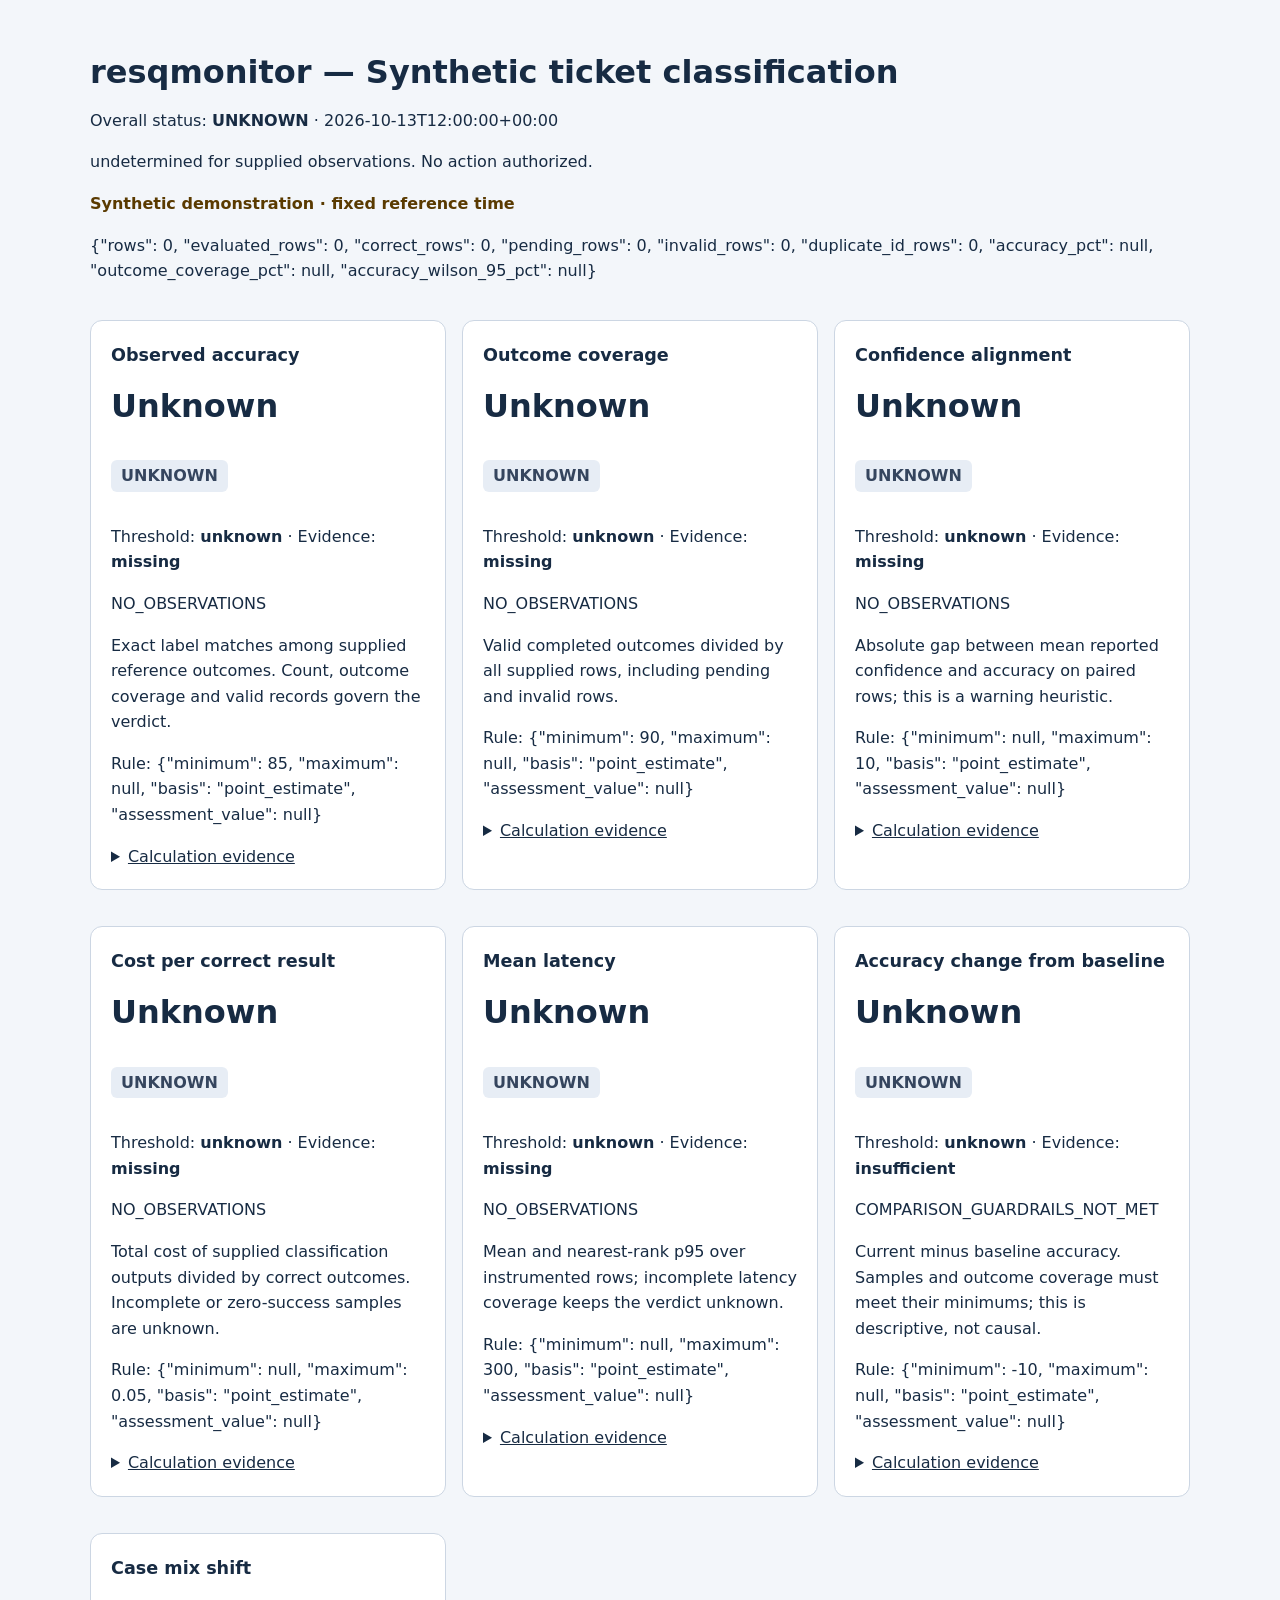
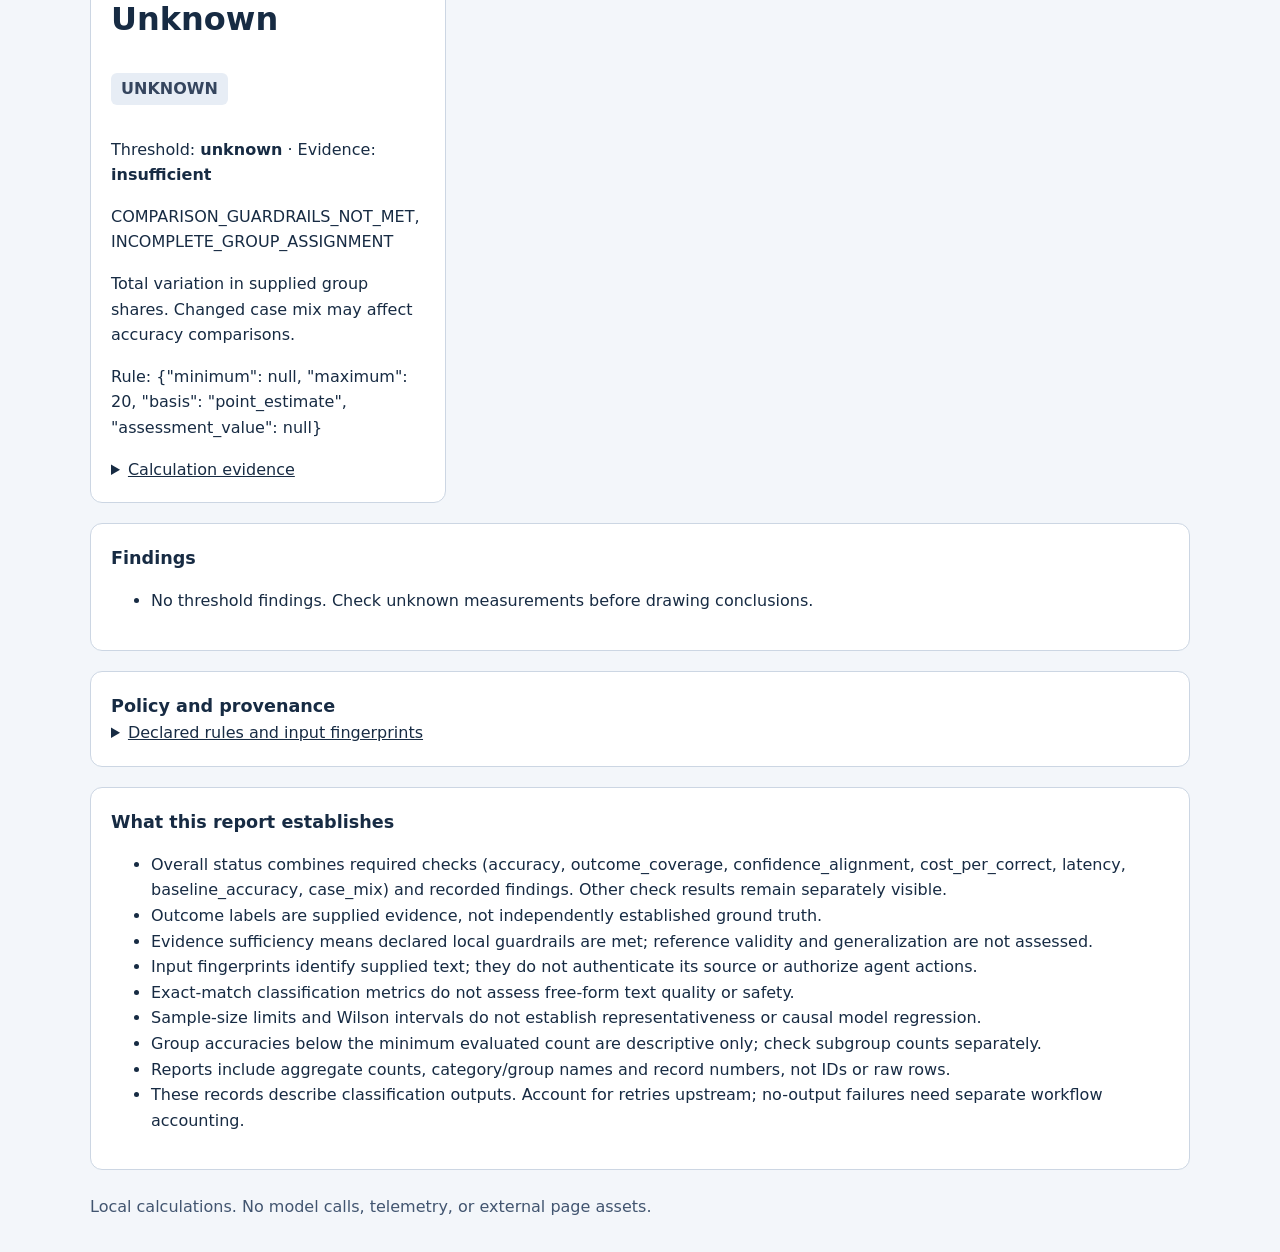
<file: examples/unknown.html>
<!doctype html>
<html lang="en"><head><meta charset="utf-8"><meta name="viewport" content="width=device-width, initial-scale=1">
<title>resqmonitor — Synthetic ticket classification</title><style>
body{font:16px/1.6 system-ui,sans-serif;color:#172b43;background:#f3f6fa;margin:0}
main{max-width:1100px;margin:auto;padding:32px 20px}h1{line-height:1.2;margin-bottom:8px}
h2{font-size:1.1rem;margin:0}.grid{display:grid;grid-template-columns:repeat(auto-fit,minmax(270px,1fr));gap:16px}
article,section{background:white;border:1px solid #ccd6e3;border-radius:12px;padding:20px;margin-top:20px}
.value{font-size:2rem;font-weight:700;margin:12px 0}.badge{display:inline-block;padding:3px 10px;border-radius:6px;font-weight:700}
.ok{background:#d7f1df;color:#174c2d}.attention{background:#fff0c9;color:#614100}.unknown{background:#e7edf5;color:#35455e}
.demo{font-weight:600;color:#5a3a00}pre{white-space:pre-wrap;overflow-wrap:anywhere;font-size:.85rem}
summary{cursor:pointer;text-decoration:underline}footer{margin-top:24px;color:#425570}@media print{body{background:white}article{break-inside:avoid}}
</style></head><body><main><header><h1>resqmonitor — Synthetic ticket classification</h1>
<p>Overall status: <strong>UNKNOWN</strong> · 2026-10-13T12:00:00+00:00</p>
<p>undetermined for supplied observations. No action authorized.</p>
<p class="demo">Synthetic demonstration · fixed reference time</p><p>{&quot;rows&quot;: 0, &quot;evaluated_rows&quot;: 0, &quot;correct_rows&quot;: 0, &quot;pending_rows&quot;: 0, &quot;invalid_rows&quot;: 0, &quot;duplicate_id_rows&quot;: 0, &quot;accuracy_pct&quot;: null, &quot;outcome_coverage_pct&quot;: null, &quot;accuracy_wilson_95_pct&quot;: null}</p></header><div class="grid"><article><h2>Observed accuracy</h2><p class="value">Unknown</p><p class="badge unknown">UNKNOWN</p><p>Threshold: <strong>unknown</strong> · Evidence: <strong>missing</strong></p><p>NO_OBSERVATIONS</p><p>Exact label matches among supplied reference outcomes. Count, outcome coverage and valid records govern the verdict.</p><p>Rule: {&quot;minimum&quot;: 85, &quot;maximum&quot;: null, &quot;basis&quot;: &quot;point_estimate&quot;, &quot;assessment_value&quot;: null}</p><details><summary>Calculation evidence</summary><pre>{
  &quot;correct_rows&quot;: 0,
  &quot;evaluated_rows&quot;: 0,
  &quot;minimum_evaluated_rows&quot;: 30,
  &quot;wilson_95_interval_pct&quot;: null,
  &quot;outcome_coverage_pct&quot;: null,
  &quot;minimum_outcome_coverage_pct&quot;: 90,
  &quot;interval_assumptions&quot;: &quot;independent_binomial_sample_not_verified&quot;,
  &quot;minimum_accuracy_pct&quot;: 85
}</pre></details></article><article><h2>Outcome coverage</h2><p class="value">Unknown</p><p class="badge unknown">UNKNOWN</p><p>Threshold: <strong>unknown</strong> · Evidence: <strong>missing</strong></p><p>NO_OBSERVATIONS</p><p>Valid completed outcomes divided by all supplied rows, including pending and invalid rows.</p><p>Rule: {&quot;minimum&quot;: 90, &quot;maximum&quot;: null, &quot;basis&quot;: &quot;point_estimate&quot;, &quot;assessment_value&quot;: null}</p><details><summary>Calculation evidence</summary><pre>{
  &quot;evaluated_rows&quot;: 0,
  &quot;all_rows&quot;: 0,
  &quot;pending_rows&quot;: 0,
  &quot;invalid_rows&quot;: 0,
  &quot;minimum_pct&quot;: 90
}</pre></details></article><article><h2>Confidence alignment</h2><p class="value">Unknown</p><p class="badge unknown">UNKNOWN</p><p>Threshold: <strong>unknown</strong> · Evidence: <strong>missing</strong></p><p>NO_OBSERVATIONS</p><p>Absolute gap between mean reported confidence and accuracy on paired rows; this is a warning heuristic.</p><p>Rule: {&quot;minimum&quot;: null, &quot;maximum&quot;: 10, &quot;basis&quot;: &quot;point_estimate&quot;, &quot;assessment_value&quot;: null}</p><details><summary>Calculation evidence</summary><pre>{
  &quot;paired_rows&quot;: 0,
  &quot;mean_confidence_pct&quot;: null,
  &quot;paired_accuracy_pct&quot;: null,
  &quot;maximum_gap_pp&quot;: 10,
  &quot;minimum_paired_rows&quot;: 30
}</pre></details></article><article><h2>Cost per correct result</h2><p class="value">Unknown</p><p class="badge unknown">UNKNOWN</p><p>Threshold: <strong>unknown</strong> · Evidence: <strong>missing</strong></p><p>NO_OBSERVATIONS</p><p>Total cost of supplied classification outputs divided by correct outcomes. Incomplete or zero-success samples are unknown.</p><p>Rule: {&quot;minimum&quot;: null, &quot;maximum&quot;: 0.05, &quot;basis&quot;: &quot;point_estimate&quot;, &quot;assessment_value&quot;: null}</p><details><summary>Calculation evidence</summary><pre>{
  &quot;cost_rows&quot;: 0,
  &quot;all_rows&quot;: 0,
  &quot;correct_rows&quot;: 0,
  &quot;known_total_cost&quot;: null,
  &quot;cost_unit&quot;: &quot;EUR&quot;,
  &quot;maximum&quot;: 0.05,
  &quot;all_outcomes_complete&quot;: false
}</pre></details></article><article><h2>Mean latency</h2><p class="value">Unknown</p><p class="badge unknown">UNKNOWN</p><p>Threshold: <strong>unknown</strong> · Evidence: <strong>missing</strong></p><p>NO_OBSERVATIONS</p><p>Mean and nearest-rank p95 over instrumented rows; incomplete latency coverage keeps the verdict unknown.</p><p>Rule: {&quot;minimum&quot;: null, &quot;maximum&quot;: 300, &quot;basis&quot;: &quot;point_estimate&quot;, &quot;assessment_value&quot;: null}</p><details><summary>Calculation evidence</summary><pre>{
  &quot;latency_rows&quot;: 0,
  &quot;all_rows&quot;: 0,
  &quot;p95_ms&quot;: null,
  &quot;maximum_mean_ms&quot;: 300
}</pre></details></article><article><h2>Accuracy change from baseline</h2><p class="value">Unknown</p><p class="badge unknown">UNKNOWN</p><p>Threshold: <strong>unknown</strong> · Evidence: <strong>insufficient</strong></p><p>COMPARISON_GUARDRAILS_NOT_MET</p><p>Current minus baseline accuracy. Samples and outcome coverage must meet their minimums; this is descriptive, not causal.</p><p>Rule: {&quot;minimum&quot;: -10, &quot;maximum&quot;: null, &quot;basis&quot;: &quot;point_estimate&quot;, &quot;assessment_value&quot;: null}</p><details><summary>Calculation evidence</summary><pre>{
  &quot;current_accuracy_pct&quot;: null,
  &quot;baseline_accuracy_pct&quot;: 90.0,
  &quot;current_evaluated_rows&quot;: 0,
  &quot;baseline_evaluated_rows&quot;: 40,
  &quot;allowed_drop_pp&quot;: 10
}</pre></details></article><article><h2>Case mix shift</h2><p class="value">Unknown</p><p class="badge unknown">UNKNOWN</p><p>Threshold: <strong>unknown</strong> · Evidence: <strong>insufficient</strong></p><p>COMPARISON_GUARDRAILS_NOT_MET, INCOMPLETE_GROUP_ASSIGNMENT</p><p>Total variation in supplied group shares. Changed case mix may affect accuracy comparisons.</p><p>Rule: {&quot;minimum&quot;: null, &quot;maximum&quot;: 20, &quot;basis&quot;: &quot;point_estimate&quot;, &quot;assessment_value&quot;: null}</p><details><summary>Calculation evidence</summary><pre>{
  &quot;current_groups&quot;: {
    &quot;observed&quot;: true,
    &quot;missing_group_rows&quot;: 0,
    &quot;groups&quot;: []
  },
  &quot;baseline_groups&quot;: {
    &quot;observed&quot;: true,
    &quot;missing_group_rows&quot;: 0,
    &quot;groups&quot;: [
      {
        &quot;group&quot;: &quot;business&quot;,
        &quot;rows&quot;: 20,
        &quot;evaluated_rows&quot;: 20,
        &quot;correct_rows&quot;: 16,
        &quot;accuracy_pct&quot;: 80.0,
        &quot;enough_evidence&quot;: false
      },
      {
        &quot;group&quot;: &quot;consumer&quot;,
        &quot;rows&quot;: 20,
        &quot;evaluated_rows&quot;: 20,
        &quot;correct_rows&quot;: 20,
        &quot;accuracy_pct&quot;: 100.0,
        &quot;enough_evidence&quot;: false
      }
    ]
  },
  &quot;maximum_shift_pct&quot;: 20
}</pre></details></article></div>
<section><h2>Findings</h2><ul><li>No threshold findings. Check unknown measurements before drawing conclusions.</li></ul></section>
<section><h2>Policy and provenance</h2><details><summary>Declared rules and input fingerprints</summary><pre>{
  &quot;policy&quot;: {
    &quot;dataset_name&quot;: &quot;Synthetic ticket classification&quot;,
    &quot;id_column&quot;: &quot;record_id&quot;,
    &quot;prediction_column&quot;: &quot;predicted_label&quot;,
    &quot;outcome_column&quot;: &quot;actual_label&quot;,
    &quot;confidence_column&quot;: &quot;confidence&quot;,
    &quot;cost_column&quot;: &quot;cost&quot;,
    &quot;latency_column&quot;: &quot;latency_ms&quot;,
    &quot;group_column&quot;: &quot;group&quot;,
    &quot;cost_unit&quot;: &quot;EUR&quot;,
    &quot;min_evaluated_rows&quot;: 30,
    &quot;min_accuracy_pct&quot;: 85,
    &quot;accuracy_threshold_basis&quot;: &quot;point_estimate&quot;,
    &quot;evidence_context&quot;: {
      &quot;purpose&quot;: &quot;Illustrate declared acceptance criteria with synthetic observations.&quot;,
      &quot;population&quot;: &quot;Bundled synthetic examples only.&quot;,
      &quot;sampling_method&quot;: &quot;Constructed fixtures; not a random or production sample.&quot;,
      &quot;reference_basis&quot;: &quot;Constructed reference labels; no independent real-world adjudication.&quot;
    },
    &quot;min_outcome_coverage_pct&quot;: 90,
    &quot;max_confidence_gap_pp&quot;: 10,
    &quot;allowed_accuracy_drop_pp&quot;: 10,
    &quot;max_case_mix_shift_pct&quot;: 20,
    &quot;max_cost_per_correct&quot;: 0.05,
    &quot;max_mean_latency_ms&quot;: 300
  },
  &quot;provenance&quot;: {
    &quot;input_sha256&quot;: {
      &quot;current&quot;: &quot;d310aaead313448c87bb48090a997cc455bd84f2230c52725423ccf45f6e06fd&quot;,
      &quot;baseline&quot;: &quot;9120458a522c5b797a3e61e3f237c6b45977c21681013c0452b244b5630a91fc&quot;
    },
    &quot;policy_sha256&quot;: &quot;736f99008cdac77c9c6a04873439456bfc3ec359de9749e2a08d9da14c5a266f&quot;,
    &quot;source_verification&quot;: &quot;not_performed&quot;,
    &quot;context_verification&quot;: &quot;not_performed&quot;,
    &quot;generalization&quot;: &quot;not_assessed&quot;
  }
}</pre></details></section>
<section><h2>What this report establishes</h2><ul><li>Overall status combines required checks (accuracy, outcome_coverage, confidence_alignment, cost_per_correct, latency, baseline_accuracy, case_mix) and recorded findings. Other check results remain separately visible.</li><li>Outcome labels are supplied evidence, not independently established ground truth.</li><li>Evidence sufficiency means declared local guardrails are met; reference validity and generalization are not assessed.</li><li>Input fingerprints identify supplied text; they do not authenticate its source or authorize agent actions.</li><li>Exact-match classification metrics do not assess free-form text quality or safety.</li><li>Sample-size limits and Wilson intervals do not establish representativeness or causal model regression.</li><li>Group accuracies below the minimum evaluated count are descriptive only; check subgroup counts separately.</li><li>Reports include aggregate counts, category/group names and record numbers, not IDs or raw rows.</li><li>These records describe classification outputs. Account for retries upstream; no-output failures need separate workflow accounting.</li></ul></section>
<footer>Local calculations. No model calls, telemetry, or external page assets.</footer>
</main></body></html>
</file>
